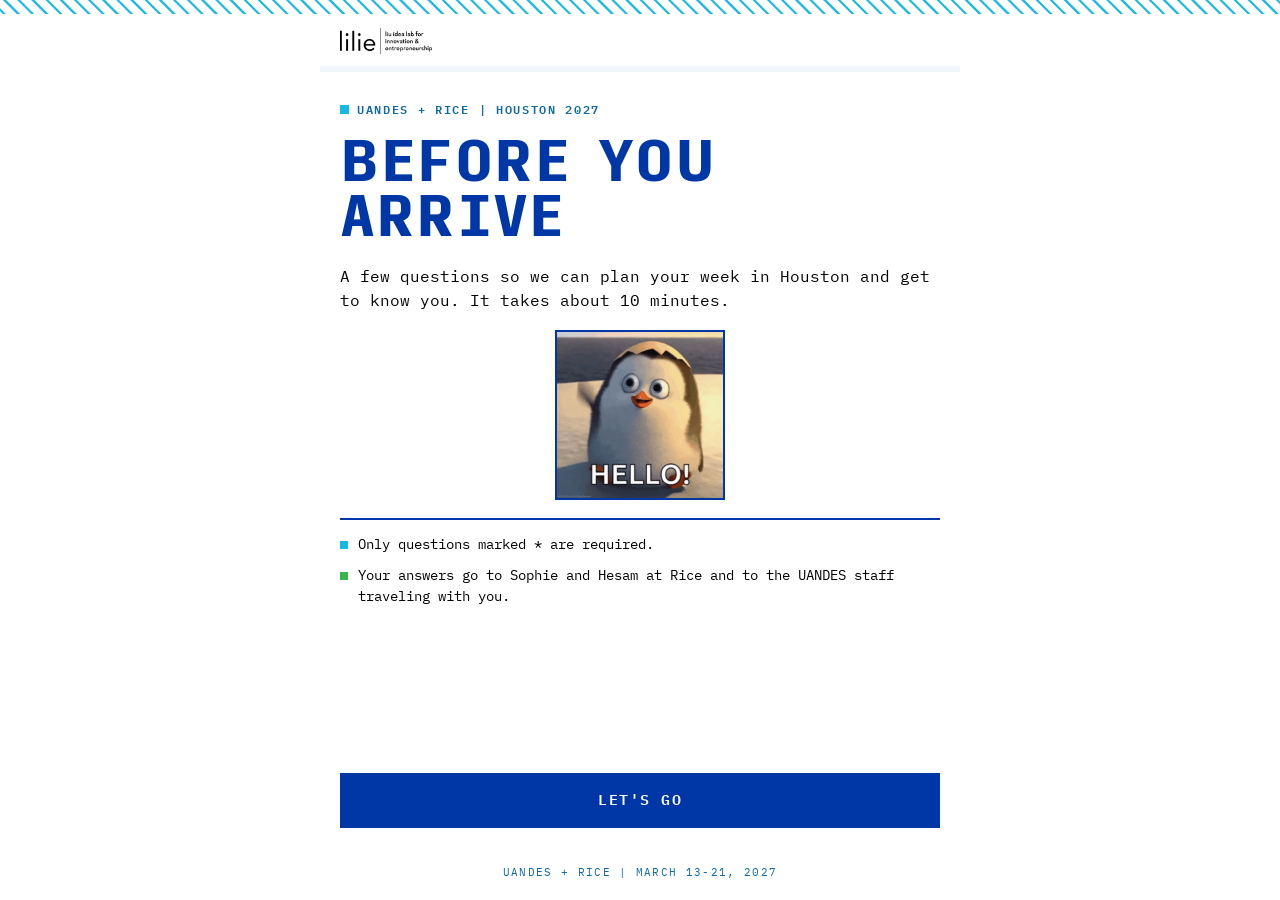
<file: index.html>
<!doctype html>
<html lang="en">
<head>
<meta charset="utf-8">
<meta name="viewport" content="width=device-width, initial-scale=1, viewport-fit=cover">
<meta name="robots" content="noindex, nofollow">
<title>UANDES + Rice: Before You Arrive</title>
<link rel="stylesheet" href="styles.css?v=13">
</head>
<body>
<div class="hatch"></div>
<header class="top">
  <img src="assets/logos/lilie-logo-black.png" alt="Lilie, Rice University">
  <span class="step-count"></span>
</header>
<div class="progress" aria-hidden="true"><div></div></div>
<main></main>
<footer class="foot">UANDES + Rice | March 13-21, 2027</footer>

<script>
window.SURVEY = {
  part: 1,
  followingCount: 13,   // Part 2 questions, so the counter reads 1 / 24
  section: 'Before you arrive', // small label above each Part 1 question
  lastButton: 'Next',   // Part 1 saves here, but the survey keeps going
  // Paste the Apps Script web app URL here after deploying (see README). Empty = preview mode.
  endpoint: 'https://script.google.com/macros/s/AKfycbxNyb_mRXpFgIN3GOKqruZxigO8lkxcNyaQHUfifzDai0SGBi0r84ZdmDY13q8i8tthpQ/exec',
  // YouTube embed URL for the hello video, e.g. https://www.youtube-nocookie.com/embed/VIDEO_ID . Empty = no video.
  videoUrl: '',
  welcome: {
    kicker: 'UANDES + Rice | Houston 2027',
    title: 'Before you arrive',
    lede: 'A few questions so we can plan your week in Houston and get to know you. It takes about 10 minutes.',
    gif: 'assets/gif-welcome-hello.gif',
    gifAlt: 'A baby penguin in an eggshell hat saying hello',
    facts: [
      'Only questions marked * are required.',
      'Your answers go to Sophie and Hesam at Rice and to the UANDES staff traveling with you.'
    ]
  },
  questions: [
    { id: 'full_name', type: 'text', required: true, title: "What's your first and last name?", autocomplete: 'name' },
    { id: 'call_me', type: 'text', title: 'What should we call you, and how do you say it?', placeholder: 'Example: Cami (KAH-mee)' },
    { id: 'whatsapp', type: 'tel', required: true, greet: true, title: "What's your WhatsApp number?", placeholder: '+56 9 ...', autocomplete: 'tel' },
    { id: 'linkedin', type: 'url', title: 'If you have a LinkedIn profile, share the link', placeholder: 'linkedin.com/in/...' },
    { id: 'phone_us', type: 'single', title: 'Will your phone work in the US without Wi-Fi?', options: ['Yes', 'Wi-Fi only', 'Not sure'] },
    { id: 'age', type: 'number', required: true, title: 'How old will you be on March 13, 2027?' },
    { id: 'food_needs', type: 'multi', required: true, title: 'Do you have any dietary considerations?', help: 'Pick all that apply.', options: ['None', 'Vegetarian', 'Vegan', 'No pork', 'Gluten-free', 'Lactose-free'], exclusive: ['None'], other: true },
    { id: 'snacks', type: 'text', title: 'What are your favorite snacks and drinks?' },
    { id: 'safety', type: 'long', required: true, title: 'Any health needs we should plan around?', help: 'A serious allergy, an EpiPen, heat, or considerations around long periods of walking or standing. Write "none" if nothing.' },
    { id: 'photos', type: 'single', title: 'Is it OK if we take photos and video of you during the program?', options: ['Yes', 'Yes, but not on social media', 'No'] },
    { id: 'tshirt', type: 'single', grid: true, title: "What's your T-shirt size?", help: 'Bella+Canvas unisex, US sizing. <a href="https://www.bellacanvas.com/fit-size-charts" target="_blank" rel="noopener">See the size chart</a>.', options: ['XS', 'S', 'M', 'L', 'XL', '2XL'] }
  ],
  thanks: {
    title: name => name ? 'Halfway there, ' + name + '!' : 'Halfway there!',
    body: "Your answers so far are saved. Next up: a few questions to help us plan sessions and outings for you.",
    next: { href: 'part-2.html?from=1', label: 'Next' },
    // The "halfway" GIF between Part 1 and Part 2. Hidden until the file exists.
    gif: 'assets/gif-part1-halfway.gif',
    gifAlt: 'A fluffy white dog in a car window, with a thumbs up'
  }
};
</script>
<script src="app.js?v=12"></script>
</body>
</html>
</file>
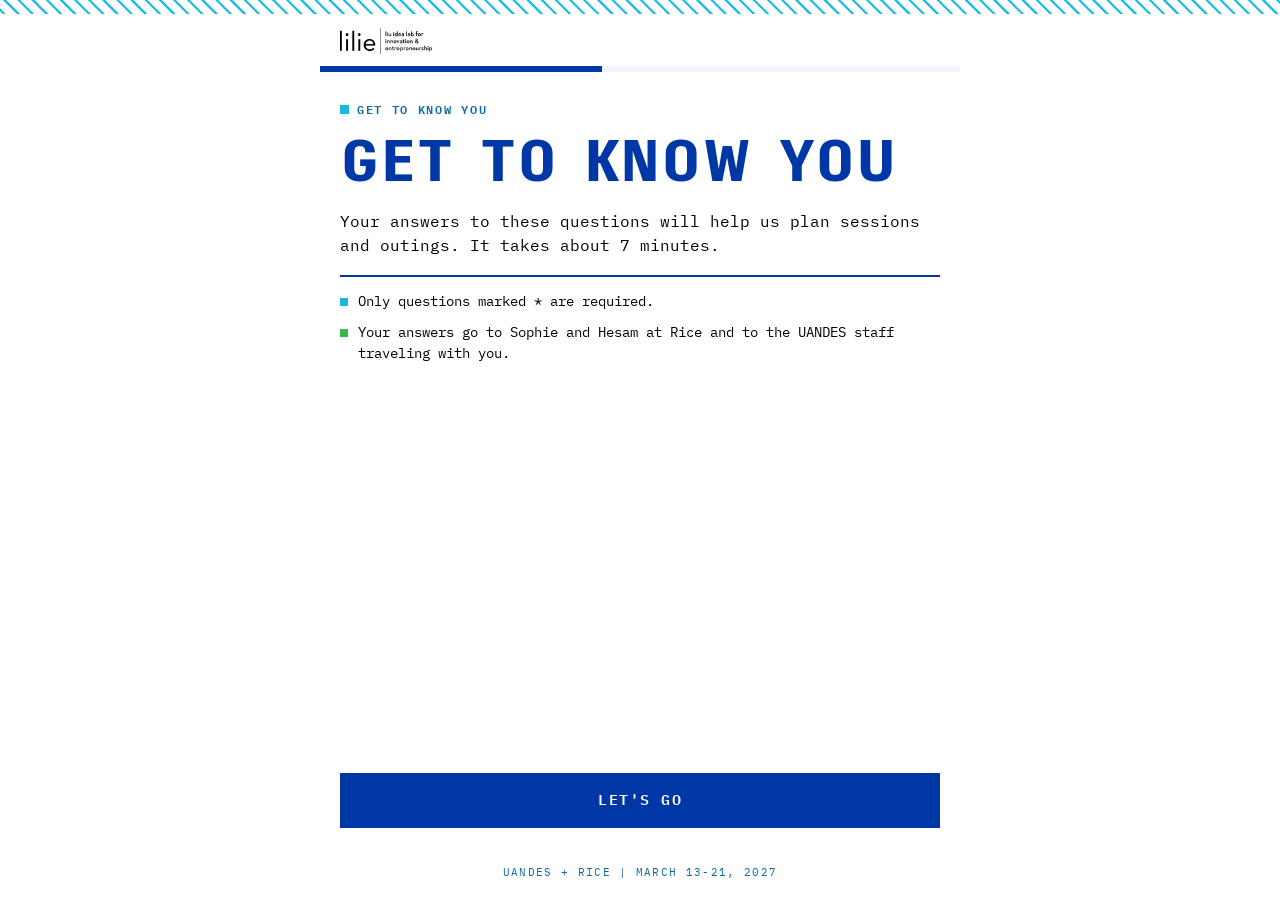
<file: part-2.html>
<!doctype html>
<html lang="en">
<head>
<meta charset="utf-8">
<meta name="viewport" content="width=device-width, initial-scale=1, viewport-fit=cover">
<meta name="robots" content="noindex, nofollow">
<title>UANDES + Rice: Get to Know You</title>
<link rel="stylesheet" href="styles.css?v=13">
</head>
<body>
<div class="hatch"></div>
<header class="top">
  <img src="assets/logos/lilie-logo-black.png" alt="Lilie, Rice University">
  <span class="step-count"></span>
</header>
<div class="progress" aria-hidden="true"><div></div></div>
<main></main>
<footer class="foot">UANDES + Rice | March 13-21, 2027</footer>

<script>
window.SURVEY = {
  part: 2,
  offset: 11,            // continues the count from Part 1
  skipWelcomeFrom: '1',  // coming from Part 1's Next button: go straight to the questions
  // Same Apps Script URL as Part 1. Rows go to the "Part 2" tab.
  endpoint: 'https://script.google.com/macros/s/AKfycbxNyb_mRXpFgIN3GOKqruZxigO8lkxcNyaQHUfifzDai0SGBi0r84ZdmDY13q8i8tthpQ/exec',
  videoUrl: '',
  welcome: {
    kicker: 'Get to know you',
    title: 'Get to know you',
    lede: "Your answers to these questions will help us plan sessions and outings. It takes about 7 minutes.",
    facts: [
      'Only questions marked * are required.',
      'Your answers go to Sophie and Hesam at Rice and to the UANDES staff traveling with you.'
    ]
  },
  questions: [
    { id: 'full_name', type: 'text', required: true, skipIfKnown: true, section: 'About you', title: "What's your first and last name?", autocomplete: 'name' },
    { id: 'program_year', type: 'text', section: 'About you', title: 'What are you studying, and what year are you in?', placeholder: 'Example: Nursing, 3rd year' },
    { id: 'been_to_us', type: 'text', section: 'About you', title: 'Have you been to the US before? If so, where?' },
    { id: 'why_join', type: 'multi', max: 3, section: 'You and the program', title: 'Why did you join this program?', help: 'Pick up to 3.', options: [
      "I'm curious about entrepreneurship and want to try it",
      'I have an idea or project I want to push forward',
      'I want to see how innovation happens in health care',
      'I want to see how companies create great service experiences',
      'I want skills I can use in my career',
      'I wanted to travel and experience the US',
      'A professor or someone at UANDES encouraged me'
    ], other: true },
    { id: 'exp_entrepreneurship', type: 'scale', section: 'You and the program', title: 'My experience in entrepreneurship', ends: ['0 = none', '10 = expert'] },
    { id: 'ability_identify', type: 'scale', section: 'You and the program', title: 'My ability to identify opportunities that could be new ideas worth building', ends: ['0 = none', '10 = expert'] },
    { id: 'ability_field', type: 'scale', section: 'You and the program', title: "My ability to collect data out in the field to understand if there's an opportunity to pursue", ends: ['0 = none', '10 = expert'] },
    { id: 'prior_experience', type: 'long', section: 'You and the program', title: "Tell us a bit about any experience with innovation, entrepreneurship or projects you've built.", help: 'None is fine.' },
    { id: 'problem', type: 'long', section: 'You and the program', title: "What's a problem you've seen in a service or health care experience that frustrates you?" },
    { id: 'hype_song', type: 'text', section: 'Your trip', title: "What's your hype song?", placeholder: 'Song and artist' },
    { id: 'texas_food', type: 'multi', section: 'Your trip', title: 'What American or Texas food do you want to try first?', help: 'Pick all that apply.', options: ['BBQ', 'Tex-Mex', 'Kolaches', 'Donuts', 'Burgers', "Buc-ee's anything"], other: true },
    { id: 'recharge', type: 'long', section: 'Your trip', title: 'After a long day away from home, what helps you recharge and feel like yourself?' },
    { id: 'top3', type: 'long', section: 'Your trip', title: 'Top 3 things you want to see or do in Houston or the US', help: "If you don't know yet, that's okay!" },
    { id: 'questions_else', type: 'long', section: 'Your trip', title: 'Any questions for us, or anything else we should know to make this a great week for you?' }
  ],
  thanks: {
    title: name => name ? 'See you soon, ' + name + '!' : 'See you soon!',
    body: "That's everything. We can't wait to meet you in Houston.",
    // A square that flashes through the Lilie colors, like a GIF.
    colorCard: 'Thank you!',
    // Arrival day. Shows a 'days until Houston' counter; hidden once the date passes.
    countdown: '2027-03-13'
  }
};
</script>
<script src="app.js?v=12"></script>
</body>
</html>
</file>
<file: styles.css>
/* UANDES intake survey. Lilie "Hatch" look: white ground, navy Input display, IBM Plex Mono body,
   cyan hatch band, small coloured squares, flat navy buttons, no rounded corners or shadows. */
@font-face { font-family: 'Input Sans Condensed'; src: url('assets/fonts/InputSansCondensed-Black.ttf') format('truetype'); font-weight: 900; font-display: swap; }
@font-face { font-family: 'IBM Plex Mono'; src: url('assets/fonts/ibm-plex-mono-latin-400-normal.woff2') format('woff2'); font-weight: 400; font-display: swap; }
@font-face { font-family: 'IBM Plex Mono'; src: url('assets/fonts/ibm-plex-mono-latin-500-normal.woff2') format('woff2'); font-weight: 500; font-display: swap; }
@font-face { font-family: 'IBM Plex Mono'; src: url('assets/fonts/ibm-plex-mono-latin-600-normal.woff2') format('woff2'); font-weight: 600; font-display: swap; }

:root {
  --navy: #0037A6; --cyan: #17B9E2; --mid-blue: #0E6BA5; --green: #39B54A;
  --yellow: #FFF200; --orange: #F15A29; --red: #EE243E;
  --white: #FFFFFF; --black: #000000; --line: #C9D3E6; --soft: #F2F6FC;
  --display: 'Input Sans Condensed', 'Arial Narrow', sans-serif;
  --mono: 'IBM Plex Mono', ui-monospace, monospace;
}
* { margin: 0; padding: 0; box-sizing: border-box; }
html, body { background: var(--white); color: var(--black); }
body { font-family: var(--mono); font-size: 16px; line-height: 1.5; min-height: 100vh; min-height: 100dvh; display: flex; flex-direction: column; }

.hatch { height: 14px; background: url('assets/texture/hatch-cyan.png') left top / 2400px 96px repeat-x; flex-shrink: 0; }
header.top { display: flex; align-items: center; justify-content: space-between; padding: 14px 20px 0; max-width: 640px; width: 100%; margin: 0 auto; }
header.top img { height: 26px; width: auto; display: block; }
.step-count { font-size: 12px; font-weight: 500; letter-spacing: 0.12em; text-transform: uppercase; color: var(--mid-blue); }

.progress { max-width: 640px; width: calc(100% - 40px); margin: 12px auto 0; height: 6px; background: var(--soft); }
.progress > div { height: 100%; width: 0; background: var(--navy); transition: width 0.25s ease; }

main { flex: 1; width: 100%; max-width: 640px; margin: 0 auto; padding: 28px 20px 24px; display: flex; flex-direction: column; }
.screen { display: flex; flex-direction: column; gap: 18px; animation: in 0.2s ease; }
@keyframes in { from { opacity: 0; transform: translateY(6px); } to { opacity: 1; transform: none; } }
@media (prefers-reduced-motion: reduce) { .screen { animation: none; } .progress > div { transition: none; } }

.kicker { display: flex; align-items: center; gap: 8px; font-size: 12px; font-weight: 600; letter-spacing: 0.14em; text-transform: uppercase; color: var(--mid-blue); }
.kicker .sq { width: 9px; height: 9px; display: inline-block; }
h1, h2 { font-family: var(--display); font-weight: 900; text-transform: uppercase; color: var(--navy); line-height: 0.98; letter-spacing: 0.01em; }
h1 { font-size: clamp(36px, 10vw, 56px); }
h2 { font-size: clamp(24px, 6.4vw, 38px); }
.req { color: var(--red); }
p.lede { font-size: 16px; }
p.help { font-size: 14px; color: #333; }
p.help a, p.lede a { color: var(--navy); font-weight: 600; }

.facts { list-style: none; display: flex; flex-direction: column; gap: 10px; border-top: 2px solid var(--navy); padding-top: 14px; font-size: 14px; }
.facts li { display: flex; gap: 10px; }
.facts li::before { content: ""; width: 8px; height: 8px; background: var(--cyan); flex-shrink: 0; margin-top: 7px; }
.facts li:nth-child(2)::before { background: var(--green); }
.facts li:nth-child(3)::before { background: var(--orange); }

.video { position: relative; width: 100%; aspect-ratio: 16 / 9; background: var(--soft); }
.video iframe { position: absolute; inset: 0; width: 100%; height: 100%; border: 0; }

input[type=text], input[type=tel], input[type=url], input[type=number], textarea {
  width: 100%; font: inherit; font-size: 17px; padding: 14px; border: 2px solid var(--line); border-radius: 0; background: var(--white); color: var(--black); -webkit-appearance: none; appearance: none;
}
textarea { min-height: 120px; resize: vertical; }
input:focus, textarea:focus { outline: none; border-color: var(--navy); }

.choices { display: flex; flex-direction: column; gap: 10px; }
.choice { display: flex; align-items: center; gap: 12px; padding: 14px; border: 2px solid var(--line); cursor: pointer; font-size: 16px; user-select: none; }
.choice input { position: absolute; opacity: 0; pointer-events: none; }
.choice .box { width: 20px; height: 20px; border: 2px solid var(--navy); flex-shrink: 0; display: grid; place-items: center; }
.choice.on { border-color: var(--navy); background: var(--soft); }
.choice.on .box { background: var(--navy); }
.choice.on .box::after { content: ""; width: 8px; height: 8px; background: var(--white); }
.choices[role="radiogroup"] .box, .choices[role="radiogroup"] .choice.on .box::after { border-radius: 50%; }
.choice:focus-within { outline: 3px solid var(--cyan); outline-offset: 1px; }
.choices.grid { display: grid; grid-template-columns: repeat(3, 1fr); }
.choices.grid .choice { justify-content: center; }
.choices.grid .choice .box { display: none; }
.other-input { margin-top: 2px; }

.error { color: var(--red); font-size: 14px; font-weight: 600; min-height: 1em; }

nav.actions { display: flex; gap: 10px; margin-top: auto; padding-top: 24px; }
button, a.button { font: inherit; text-decoration: none; text-align: center; display: inline-block; font-weight: 600; font-size: 15px; letter-spacing: 0.1em; text-transform: uppercase; border: 0; border-radius: 0; cursor: pointer; padding: 16px 20px; }
button.primary, a.button.primary { background: var(--navy); color: var(--white); flex: 1; }
button.primary:disabled { opacity: 0.6; cursor: default; }
button.ghost { background: var(--white); color: var(--navy); border: 2px solid var(--navy); }
button:focus-visible { outline: 3px solid var(--cyan); outline-offset: 2px; }

.squares { display: flex; gap: 14px; }
.squares span { width: 14px; height: 14px; display: block; }
footer.foot { text-align: center; font-size: 11px; letter-spacing: 0.12em; text-transform: uppercase; color: var(--mid-blue); padding: 12px 20px 20px; }
.preview-banner { background: var(--yellow); color: var(--black); font-size: 12px; font-weight: 600; text-align: center; padding: 6px 12px; letter-spacing: 0.06em; }

.thanks-gif { width: auto; max-width: 100%; height: auto; max-height: min(28vh, 240px); display: block; margin: 0 auto; border: 2px solid var(--navy); }
.confetti { position: fixed; inset: 0; pointer-events: none; overflow: hidden; z-index: 50; }
.confetti span { position: absolute; top: -20px; display: block; animation-name: fall; animation-timing-function: cubic-bezier(.25,.6,.4,1); animation-fill-mode: forwards; }
@keyframes fall { to { transform: translate(var(--drift), 105vh) rotate(var(--spin)); } }

.scale { display: grid; grid-template-columns: repeat(11, 1fr); gap: 4px; }
.scale-btn { padding: 14px 0; font-size: 15px; min-width: 0; letter-spacing: 0; background: var(--white); color: var(--navy); border: 2px solid var(--line); }
.scale-btn.on { background: var(--navy); color: var(--white); border-color: var(--navy); }
.scale-ends { display: flex; justify-content: space-between; margin-top: 10px; font-size: 13px; color: var(--mid-blue); font-weight: 500; }
.choices .hint { font-size: 13px; color: var(--mid-blue); }

/* Questions read in sentence case: long questions in all caps were hard to read.
   Big screen titles (welcome, halfway, thank you) stay in caps. */
h2 { text-transform: none; font-size: clamp(23px, 6vw, 34px); line-height: 1.12; letter-spacing: 0; }

.countdown { margin: 22px 0 4px; text-align: center; border: 2px solid var(--navy); padding: 14px 12px; }
.countdown-num { display: block; font-size: 56px; line-height: 1; font-weight: 700; color: var(--navy); }
.countdown-label { display: block; margin-top: 6px; font-family: 'IBM Plex Mono', monospace; font-size: 13px; letter-spacing: .08em; text-transform: uppercase; }
.confetti-again { margin: 0 auto; }

/* Final screen: a square that cycles through the Lilie palette, like a GIF */
.color-card { aspect-ratio: 3 / 1; display: flex; align-items: center; justify-content: center; text-align: center; padding: 8px 16px; border: 2px solid var(--navy); background: var(--navy); color: var(--white); animation: lilie-cycle 4.2s steps(1, end) infinite; }
.color-card span { font-family: var(--display); font-weight: 900; font-size: clamp(32px, 10vw, 64px); line-height: 1; text-transform: uppercase; }
@keyframes lilie-cycle {
  0%      { background: var(--navy);     color: var(--white); }
  14.28%  { background: var(--cyan);     color: var(--navy); }
  28.57%  { background: var(--green);    color: var(--white); }
  42.85%  { background: var(--yellow);   color: var(--navy); }
  57.14%  { background: var(--orange);   color: var(--white); }
  71.42%  { background: var(--red);      color: var(--white); }
  85.71%  { background: var(--mid-blue); color: var(--white); }
}
@media (prefers-reduced-motion: reduce) { .color-card { animation: none; } }
.welcome-gif { max-height: min(20vh, 170px); }
</file>
